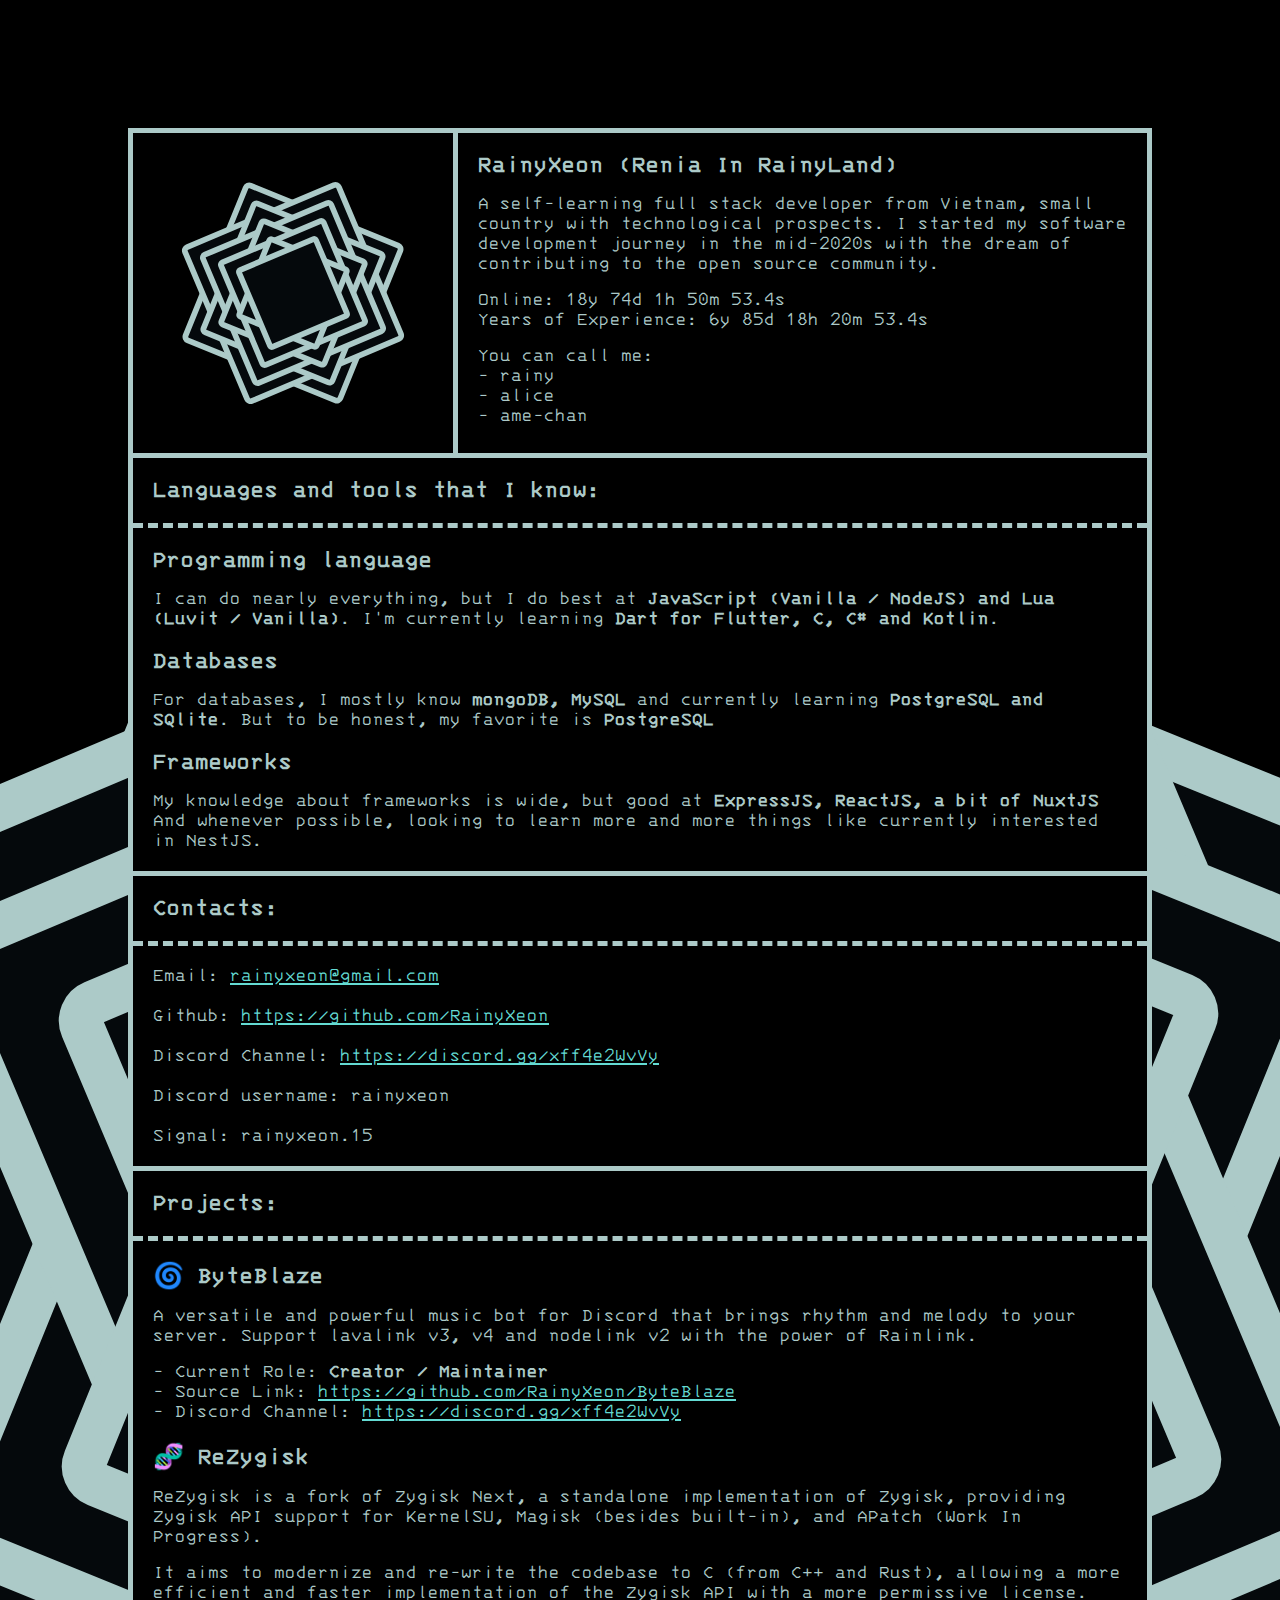
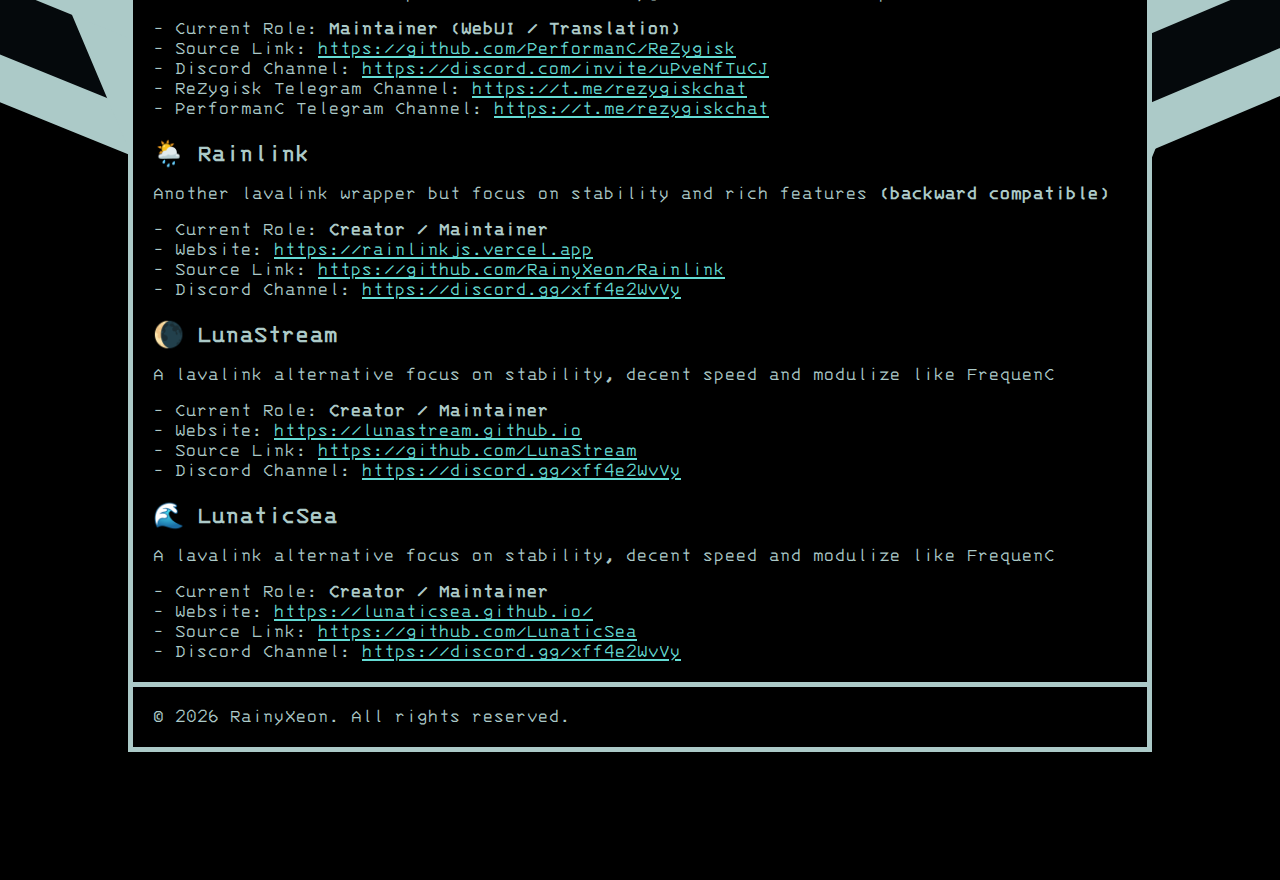
<file: index.html>
<!doctype html>
<html>
  <head>
    <meta charset='UTF-8'>
    <meta name='keywords' content='porfolio, deepinrain, rainyxeon, rainy'>
    <meta name='description' content="rainyXeon's portfolio. That's all">
    <meta name='subject' content='Protfolio'>
    <meta name='copyright' content='DeepInRain'>
    <meta name='language' content='US'>
    <meta name='topic' content="rainyXeon's portfolio">
    <meta name='summary' content="My portfolio for">
    <meta name='author' content='RainyXeon, rainyxeon@gmail.com'>
    <meta name='designer' content='RainyXeon'>
    <meta name='reply-to' content='rainyxeon@gmail.com'>
    <meta name='owner' content='RainyXeon'>

    <link rel="icon" type="image/png" href="/icon-mf6crk5r.png" />
    <meta name="viewport" content="width=device-width, initial-scale=1.0" />
    <title>RainyXeon</title>
    
  <link rel="stylesheet" crossorigin href="/index-hn4eez13.css"><script type="module" crossorigin src="/index-2g8deftw.js"></script></head>

  <body>
    <space>
      <img id="themed_logo" src="./assets/image/themed_logo.svg" alt="themed_logo">
      <contents>
        <content-header>RainyXeon (Renia In RainyLand)</content-header>
        <br><br>
        <content-desc>
          A self-learning full stack developer from Vietnam, small country with technological prospects.
          I started my software development journey in the mid-2020s with the dream of contributing to the open source community.
        </content-desc>
        <br><br>
        <content-desc id="online_data"></content-desc>
        <br><content-desc id="exp_data"></content-desc>
        <br><br>
        <content-desc>
          You can call me:
          <br>- rainy
          <br>- alice
          <br>- ame-chan
        </content-desc>
      </contents>
    </space>

    <space style="display: block; border-bottom: 5px dashed #accac8;">
      <contents><content-header>Languages and tools that I know:</content-header></contents>
    </space>

    <space style="display: block">
      <contents>
        <content-header>Programming language</content-header>
        <br><br>
        <content-desc>
          I can do nearly everything, but I do best at <strong>JavaScript (Vanilla / NodeJS) and Lua (Luvit / Vanilla)</strong>. 
          I'm currently learning <strong>Dart for Flutter, C, C# and Kotlin</strong>.
        </content-desc>
      </contents>

      <contents>
        <content-header>Databases</content-header>
        <br><br>
        <content-desc>
          For databases, I mostly know <strong>mongoDB, MySQL</strong> 
          and currently learning <strong>PostgreSQL and SQlite</strong>.
          But to be honest, my favorite is <strong>PostgreSQL</strong>
        </content-desc>
      </contents>

      <contents>
        <content-header>Frameworks</content-header>
        <br><br>
        <content-desc>
          My knowledge about frameworks is wide, but good at <strong>ExpressJS, ReactJS, a bit of NuxtJS</strong>
          And whenever possible, looking to learn more and more things like currently interested in NestJS.
        </content-desc>
      </contents>
    </space>

    <space style="display: block; border-bottom: 5px dashed #accac8;">
      <contents><content-header>Contacts:</content-header></contents>
    </space>

    <space style="display: block">
      <contents>
        <content-desc>Email: <a href="mailto:rainyxeon@gmail.com" target="_blank">rainyxeon@gmail.com</a></content-desc>
      </contents>
      <contents>
        <content-desc>Github: <a href="https://github.com/RainyXeon" target="_blank">https://github.com/RainyXeon</a></content-desc>
      </contents>
      <contents>
        <content-desc>
          Discord Channel: <a href="https://discord.gg/xff4e2WvVy" target="_blank">
            https://discord.gg/xff4e2WvVy
          </a>
        </content-desc>
      </contents>
      <contents>
        <content-desc>Discord username: rainyxeon</content-desc>
      </contents>
      <contents>
        <content-desc>Signal: rainyxeon.15</content-desc>
      </contents>
    </space>

    <space style="display: block; border-bottom: 5px dashed #accac8;">
      <contents><content-header>Projects:</content-header></contents>
    </space>

    <space style="display: block;">
      <contents>
        <content-header>🌀 ByteBlaze</content-header>
        <br><br>
        <content-desc>
          A versatile and powerful music bot for Discord that brings rhythm and melody to your server. Support lavalink
          v3, v4 and nodelink v2 with the power of Rainlink.
        </content-desc>
        <br><br>
        <content-desc>
          - Current Role: <strong>Creator / Maintainer</strong>
        </content-desc>
        <br>
        <content-desc>
          - Source Link: <a href="https://github.com/RainyXeon/ByteBlaze" target="_blank">
            https://github.com/RainyXeon/ByteBlaze
          </a>
        </content-desc>
        <br>
        <content-desc>
          - Discord Channel: <a href="https://discord.gg/xff4e2WvVy" target="_blank">
            https://discord.gg/xff4e2WvVy
          </a>
        </content-desc>
      </contents>

      <contents>
        <content-header>🧬 ReZygisk</content-header>
        <br><br>
        <content-desc>
          ReZygisk is a fork of Zygisk Next, a standalone implementation of Zygisk, providing Zygisk API support for KernelSU, Magisk (besides built-in), and APatch (Work In Progress). 
        </content-desc>
        <br><br>
        <content-desc>
          It aims to modernize and re-write the codebase to C (from C++ and Rust), allowing a more efficient and faster implementation of the Zygisk API with a more permissive license.
        </content-desc>
        <br><br>
        <content-desc>
          - Current Role: <strong>Maintainer (WebUI / Translation)</strong>
        </content-desc>
        <br>
        <content-desc>
          - Source Link: <a href="https://github.com/PerformanC/ReZygisk" target="_blank">
            https://github.com/PerformanC/ReZygisk
          </a>
        </content-desc>
        <br>
        <content-desc>
          - Discord Channel: <a href="https://discord.com/invite/uPveNfTuCJ" target="_blank">
            https://discord.com/invite/uPveNfTuCJ
          </a>
        </content-desc>
        <br>
        <content-desc>
          - ReZygisk Telegram Channel: <a href="https://t.me/rezygiskchat" target="_blank">
            https://t.me/rezygiskchat
          </a>
        </content-desc>
        <br>
        <content-desc>
          - PerformanC Telegram Channel: <a href="https://t.me/rezygiskchat" target="_blank">
            https://t.me/rezygiskchat
          </a>
        </content-desc>
      </contents>

      <contents>
        <content-header>🌦️ Rainlink</content-header>
        <br><br>
        <content-desc>
          Another lavalink wrapper but focus on stability and rich features <strong>(backward compatible)</strong>
        </content-desc>
        <br><br>
        <content-desc>
          - Current Role: <strong>Creator / Maintainer</strong>
        </content-desc>
        <br>
        <content-desc>
          - Website: <a href="https://rainlinkjs.vercel.app" target="_blank">
            https://rainlinkjs.vercel.app
          </a>
        </content-desc>
        <br>
        <content-desc>
          - Source Link: <a href="https://github.com/RainyXeon/Rainlink" target="_blank">
            https://github.com/RainyXeon/Rainlink
          </a>
        </content-desc>
        <br>
        <content-desc>
          - Discord Channel: <a href="https://discord.gg/xff4e2WvVy" target="_blank">
            https://discord.gg/xff4e2WvVy
          </a>
        </content-desc>
      </contents>

      <contents>
        <content-header>🌘 LunaStream</content-header>
        <br><br>
        <content-desc>
          A lavalink alternative focus on stability, decent speed and modulize like FrequenC
        </content-desc>
        <br><br>
        <content-desc>
          - Current Role: <strong>Creator / Maintainer</strong>
        </content-desc>
        <br>
        <content-desc>
          - Website: <a href="https://lunastream.github.io" target="_blank">
            https://lunastream.github.io
          </a>
        </content-desc>
        <br>
        <content-desc>
          - Source Link: <a href="https://github.com/LunaStream" target="_blank">
            https://github.com/LunaStream
          </a>
        </content-desc>
        <br>
        <content-desc>
          - Discord Channel: <a href="https://discord.gg/xff4e2WvVy" target="_blank">
            https://discord.gg/xff4e2WvVy
          </a>
        </content-desc>
      </contents>

      <contents>
        <content-header>🌊 LunaticSea</content-header>
        <br><br>
        <content-desc>
          A lavalink alternative focus on stability, decent speed and modulize like FrequenC
        </content-desc>
        <br><br>
        <content-desc>
          - Current Role: <strong>Creator / Maintainer</strong>
        </content-desc>
        <br>
        <content-desc>
          - Website: <a href="https://lunaticsea.github.io/" target="_blank">
            https://lunaticsea.github.io/
          </a>
        </content-desc>
        <br>
        <content-desc>
          - Source Link: <a href="https://github.com/LunaticSea" target="_blank">
            https://github.com/LunaticSea
          </a>
        </content-desc>
        <br>
        <content-desc>
          - Discord Channel: <a href="https://discord.gg/xff4e2WvVy" target="_blank">
            https://discord.gg/xff4e2WvVy
          </a>
        </content-desc>
      </contents>
    </space>

    <space style="display: block; border-bottom: 0px">
      <contents>
        <content-desc style="cursor: pointer;" id="copy-right" credit-link="./terminal"></content-desc>
      </contents>
    </space>
  </body>

  <script type="module">
    import prettyMilliseconds from "./terminal/libs/pretty_ms/index.js"
    // online/exp data
    const online_data = document.getElementById('online_data')
    const exp_data = document.getElementById('exp_data')
    // Initial set
    online_data.innerHTML = `Online: ${prettyMilliseconds(Date.now() - 1210872600000)}`
    exp_data.innerHTML = `Years of Experience: ${prettyMilliseconds(Date.now() - 1588294800000)}`
    // Updater
    setInterval(() => {
      online_data.innerHTML = `Online: ${prettyMilliseconds(Date.now() - 1210872600000)}`
      exp_data.innerHTML = `Years of Experience: ${prettyMilliseconds(Date.now() - 1588294800000)}`
    }, 1000)

    // Insert current year
    const year = new Date().getFullYear()
    document.getElementById('copy-right').innerHTML = `© ${year} RainyXeon. All rights reserved.`

    // Credit link event
    document.addEventListener('click', async (event) => {
      const getLink = event.target.getAttribute('credit-link')
      if (!getLink || typeof getLink !== 'string') return;
      return window.open(getLink, '_self')
    }, false)
  </script>
</html>
</file>
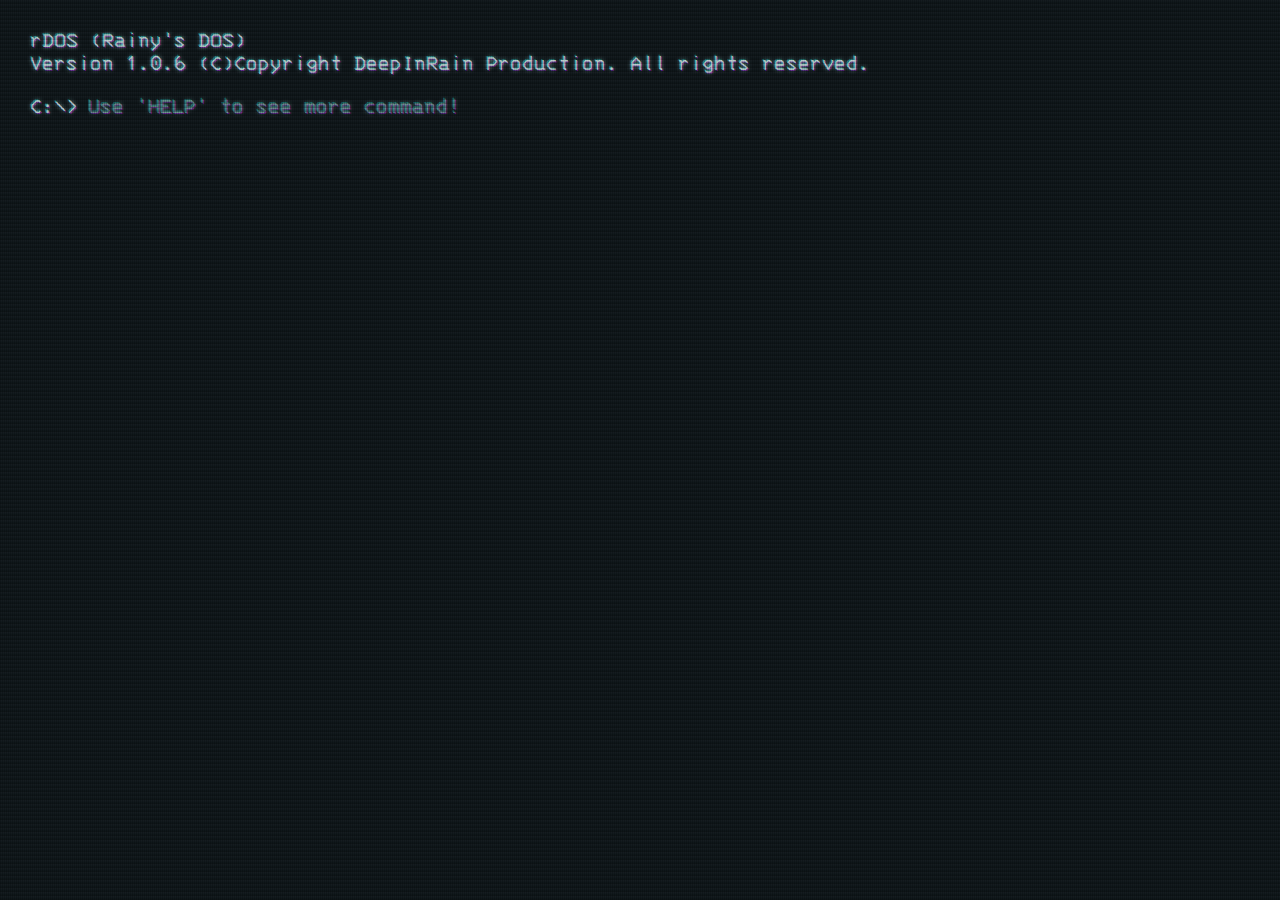
<file: terminal/index.html>
<!DOCTYPE html>
<html lang="en">
<head>
  <meta charset='UTF-8'>
  <meta name='keywords' content='porfolio, deepinrain, rainyxeon, rainy'>
  <meta name='description' content="A fun terminal!">
  <meta name='subject' content='Protfolio'>
  <meta name='copyright' content='DeepInRain'>
  <meta name='language' content='US'>
  <meta name='topic' content="rainyXeon's portfolio">
  <meta name='summary' content="My portfolio for">
  <meta name='author' content='RainyXeon, rainyxeon@gmail.com'>
  <meta name='designer' content='RainyXeon'>
  <meta name='reply-to' content='rainyxeon@gmail.com'>
  <meta name='owner' content='RainyXeon'>

  <link rel="icon" type="image/png" href="/terminal/icon-mf6crk5r.png" />
  <meta name="viewport" content="width=device-width, initial-scale=1.0" />
  <title>rDOS</title>
  
<link rel="stylesheet" crossorigin href="/terminal/index-34g5fx7x.css"><script type="module" crossorigin src="/terminal/index-4nqmzzjz.js"></script></head>

<body id="term_screen" effect="true">
  <div>rDOS (Rainy's DOS)</div>
  <div>Version 1.0.6 (C)Copyright DeepInRain Production. All rights reserved.</div>
  <div style="display: block; height: 20px;"></div>
  <div style="display: flex; align-items: center;">
    <div style="margin-right: 10px;">C:\></div>
    <input type="text" id="input_cmd" class="cmd_input" placeholder="Use 'HELP' to see more command!">
  </div>
</body>





</html>
</file>
<file: index-hn4eez13.css>
@font-face{font-family:"3270-Regular";src:url(/3270-Regular-mm9j7tr7.ttf)}html{background-image:url([data-uri]);background-position:bottom;background-repeat:no-repeat;background-size:cover}*{-webkit-font-smoothing:none;-moz-osx-font-smoothing:auto;text-rendering:optimizeSpeed;font-family:"3270-Regular"}a:link{color:#64dbd3;background-color:#0000}a:visited{color:#00605a;background-color:#0000}a:hover{color:#008f85;text-decoration:underline;background-color:#0000}a{word-wrap:break-word;overflow-wrap:break-word;word-break:break-word}body{color:#accac8;background-color:#000;border:5px solid #accac8;min-height:100%;margin:8em}space{display:flex;border-bottom:5px solid #accac8}contents{display:block;margin:20px}content-header{font-size:25px;font-weight:700}content-desc{font-size:20px}#themed_logo{border-right:5px solid #accac8;width:20em;height:20em}@media (max-width:1224px){body{margin:4em}#themed_logo{display:none}}@media (max-width:590px){body{margin:1em}}
</file>
<file: terminal/index-34g5fx7x.css>
:root{--crt-red:#869e9c;--crt-green:#346a66;--crt-blue:#1c3635;--text-shadow:0 0 .2em currentColor,1px 1px #ff00ff80,-1px -1px #0ff6;--terminal-color:#c9c9c9;--terminal-placeholder-color:#8a8a8a}html{height:calc(100% - 60px)}body{min-height:100%}pre{margin:0}@font-face{font-family:"3270-Regular";src:url(/terminal/3270-Regular-mm9j7tr7.ttf)}*{-webkit-font-smoothing:none;-moz-osx-font-smoothing:auto;text-rendering:optimizeSpeed;font-family:"3270-Regular";font-size:23px}a:link{color:#64dbd3;background-color:#0000}a:visited{color:#9d00ff;background-color:#0000}a:hover{color:#00605a;text-decoration:underline;background-color:#0000}body{color:var(--terminal-color);position:relative;background-color:#19191e;margin:0;padding:30px}body::-webkit-scrollbar{display:none}.cmd_input{outline:0;color:var(--terminal-color);text-shadow:var(--text-shadow);background-color:#19191e;border:0;width:100%;height:100%;padding:0}.cmd_input::placeholder{color:var(--terminal-placeholder-color);text-shadow:var(--text-shadow)}.cmd_input::-ms-input-placeholder{color:var(--terminal-placeholder-color);text-shadow:var(--text-shadow)}input:focus{outline:none!important}pre{white-space:pre-wrap;word-wrap:break-word;text-align:justify}@media (orientation:landscape){pre{white-space:pre-wrap;word-wrap:break-word;text-align:justify}}body[effect=true]{text-shadow:var(--text-shadow)}body[effect=true]:before{content:"";pointer-events:none;opacity:.5;mix-blend-mode:overlay;position:absolute;z-index:1;width:100%;height:100%;top:0;left:0;transform:translateZ(0)}body[effect=true]:after{content:"";pointer-events:none;opacity:.5;mix-blend-mode:overlay;position:absolute;z-index:1;width:100%;height:100%;top:0;left:0;transform:translateZ(0)}body[effect=true]:before{background:repeating-linear-gradient(var(--crt-red)0px,var(--crt-green)2px,var(--crt-blue)4px)}body[effect=true]:after{background:repeating-linear-gradient(90deg,var(--crt-red)1px,var(--crt-green)2px,var(--crt-blue)3px)}
</file>
